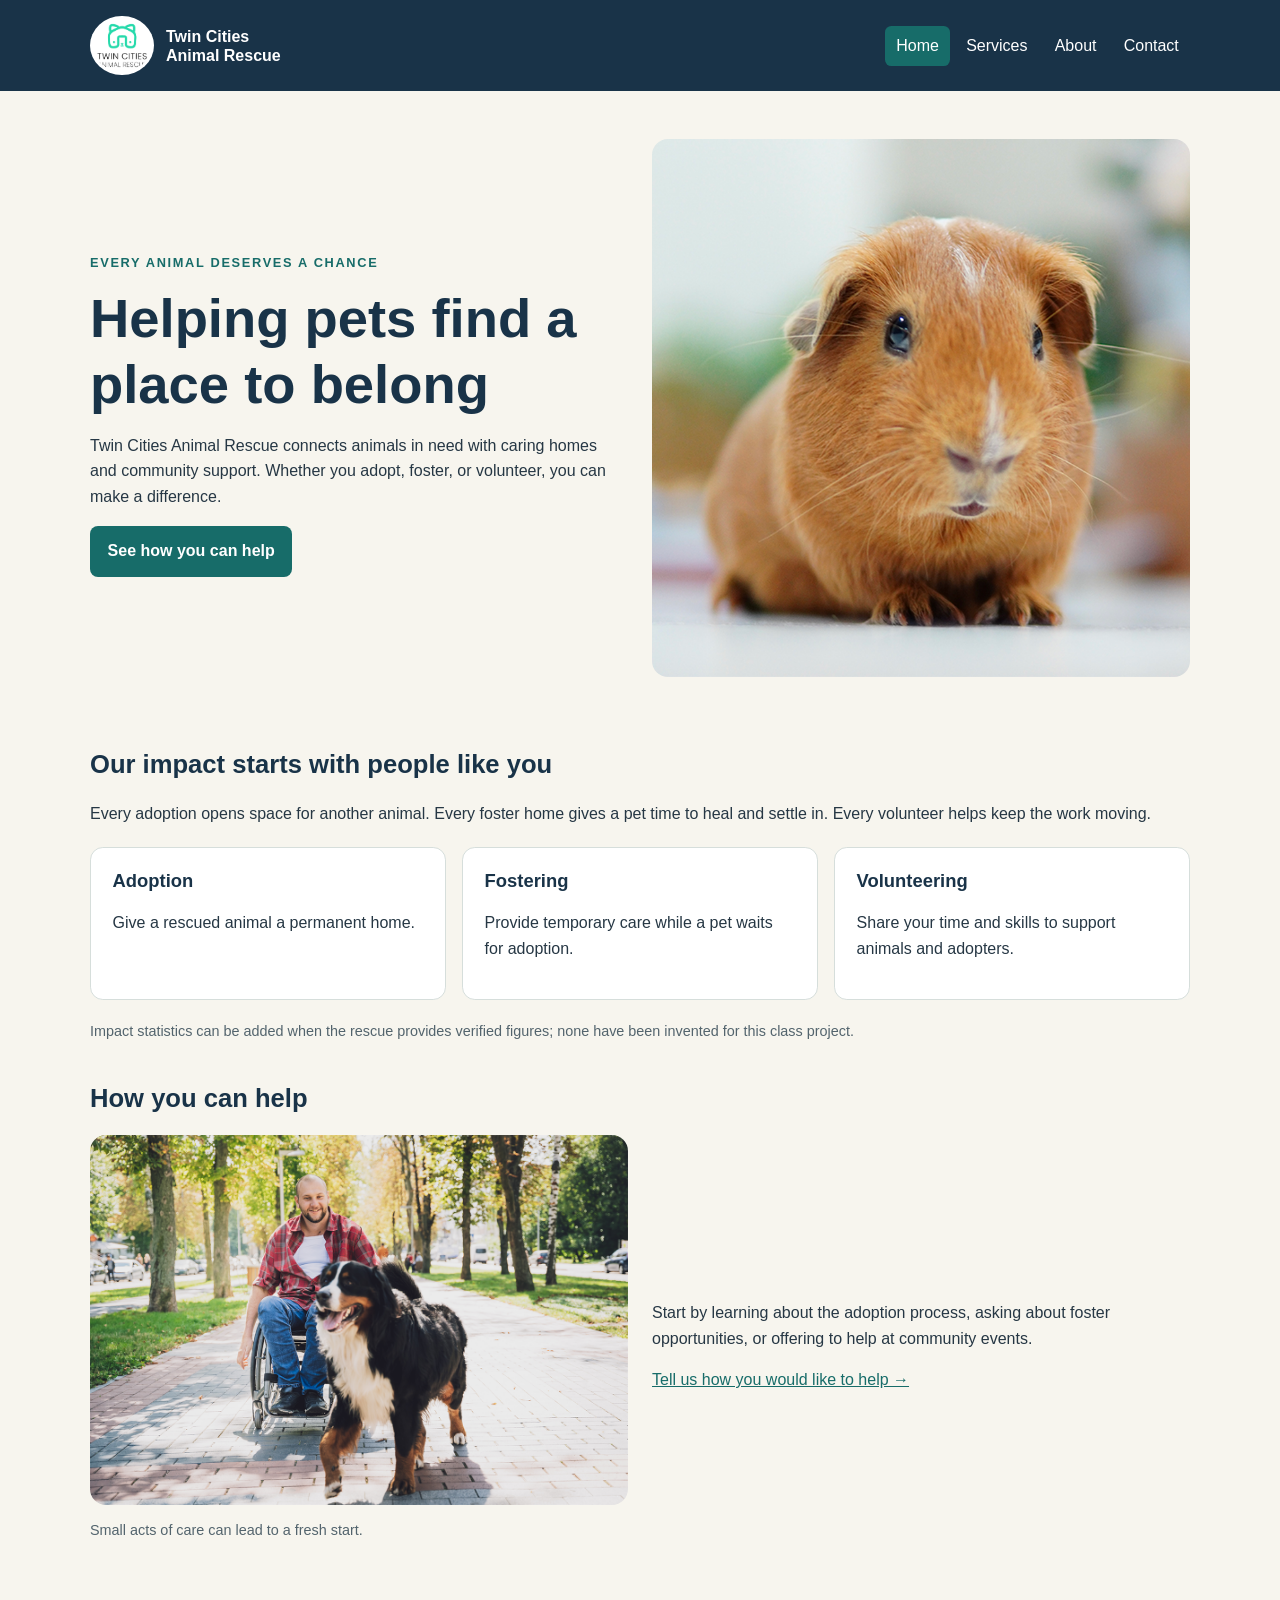
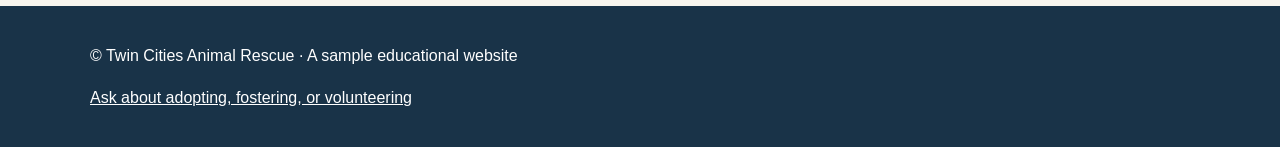
<file: index.html>
<!doctype html>
<html lang="en">
<head>
  <meta charset="utf-8">
  <meta name="viewport" content="width=device-width, initial-scale=1">
  <meta name="description" content="Learn about adoption, fostering, and volunteering with Twin Cities Animal Rescue.">
  <title>Home | Twin Cities Animal Rescue</title>
  <link rel="stylesheet" href="styles.css">
</head>
<body>
<a class="skip-link" href="#main">Skip to main content</a>
<header class="site-header"><div class="container header-inner">
<a class="brand" href="index.html"><img src="assets/rescue-logo_c.png" alt="" width="64" height="64"><span>Twin Cities<br>Animal Rescue</span></a>
<nav aria-label="Main navigation"><ul><li><a href="index.html" aria-current="page">Home</a></li>
<li><a href="services.html">Services</a></li>
<li><a href="about.html">About</a></li>
<li><a href="contact.html">Contact</a></li></ul></nav>
</div></header>
<main id="main" class="container">
<section class="hero"><div><p class="eyebrow">Every animal deserves a chance</p><h1>Helping pets find a place to belong</h1><p>Twin Cities Animal Rescue connects animals in need with caring homes and community support. Whether you adopt, foster, or volunteer, you can make a difference.</p><a class="button" href="services.html">See how you can help</a></div><img src="assets/rescue-pet_c.png" alt="Rescue pet looking toward the camera" width="700" height="520"></section>
<section aria-labelledby="impact"><h2 id="impact">Our impact starts with people like you</h2><p>Every adoption opens space for another animal. Every foster home gives a pet time to heal and settle in. Every volunteer helps keep the work moving.</p><div class="cards"><article class="card"><h3>Adoption</h3><p>Give a rescued animal a permanent home.</p></article><article class="card"><h3>Fostering</h3><p>Provide temporary care while a pet waits for adoption.</p></article><article class="card"><h3>Volunteering</h3><p>Share your time and skills to support animals and adopters.</p></article></div><p class="note">Impact statistics can be added when the rescue provides verified figures; none have been invented for this class project.</p></section>
<section aria-labelledby="help"><h2 id="help">How you can help</h2><div class="split"><figure><picture><source media="(min-width: 700px)" srcset="assets/rescue-feature-large_c.png"><img src="assets/rescue-feature-small_c.png" alt="Animal rescue community feature image" width="700" height="470"></picture><figcaption>Small acts of care can lead to a fresh start.</figcaption></figure><div><p>Start by learning about the adoption process, asking about foster opportunities, or offering to help at community events.</p><a class="text-link" href="contact.html">Tell us how you would like to help →</a></div></div></section>
</main>
<footer class="site-footer"><div class="container"><p>© Twin Cities Animal Rescue · A sample educational website</p><p><a href="contact.html">Ask about adopting, fostering, or volunteering</a></p></div></footer>
</body></html>
</file>
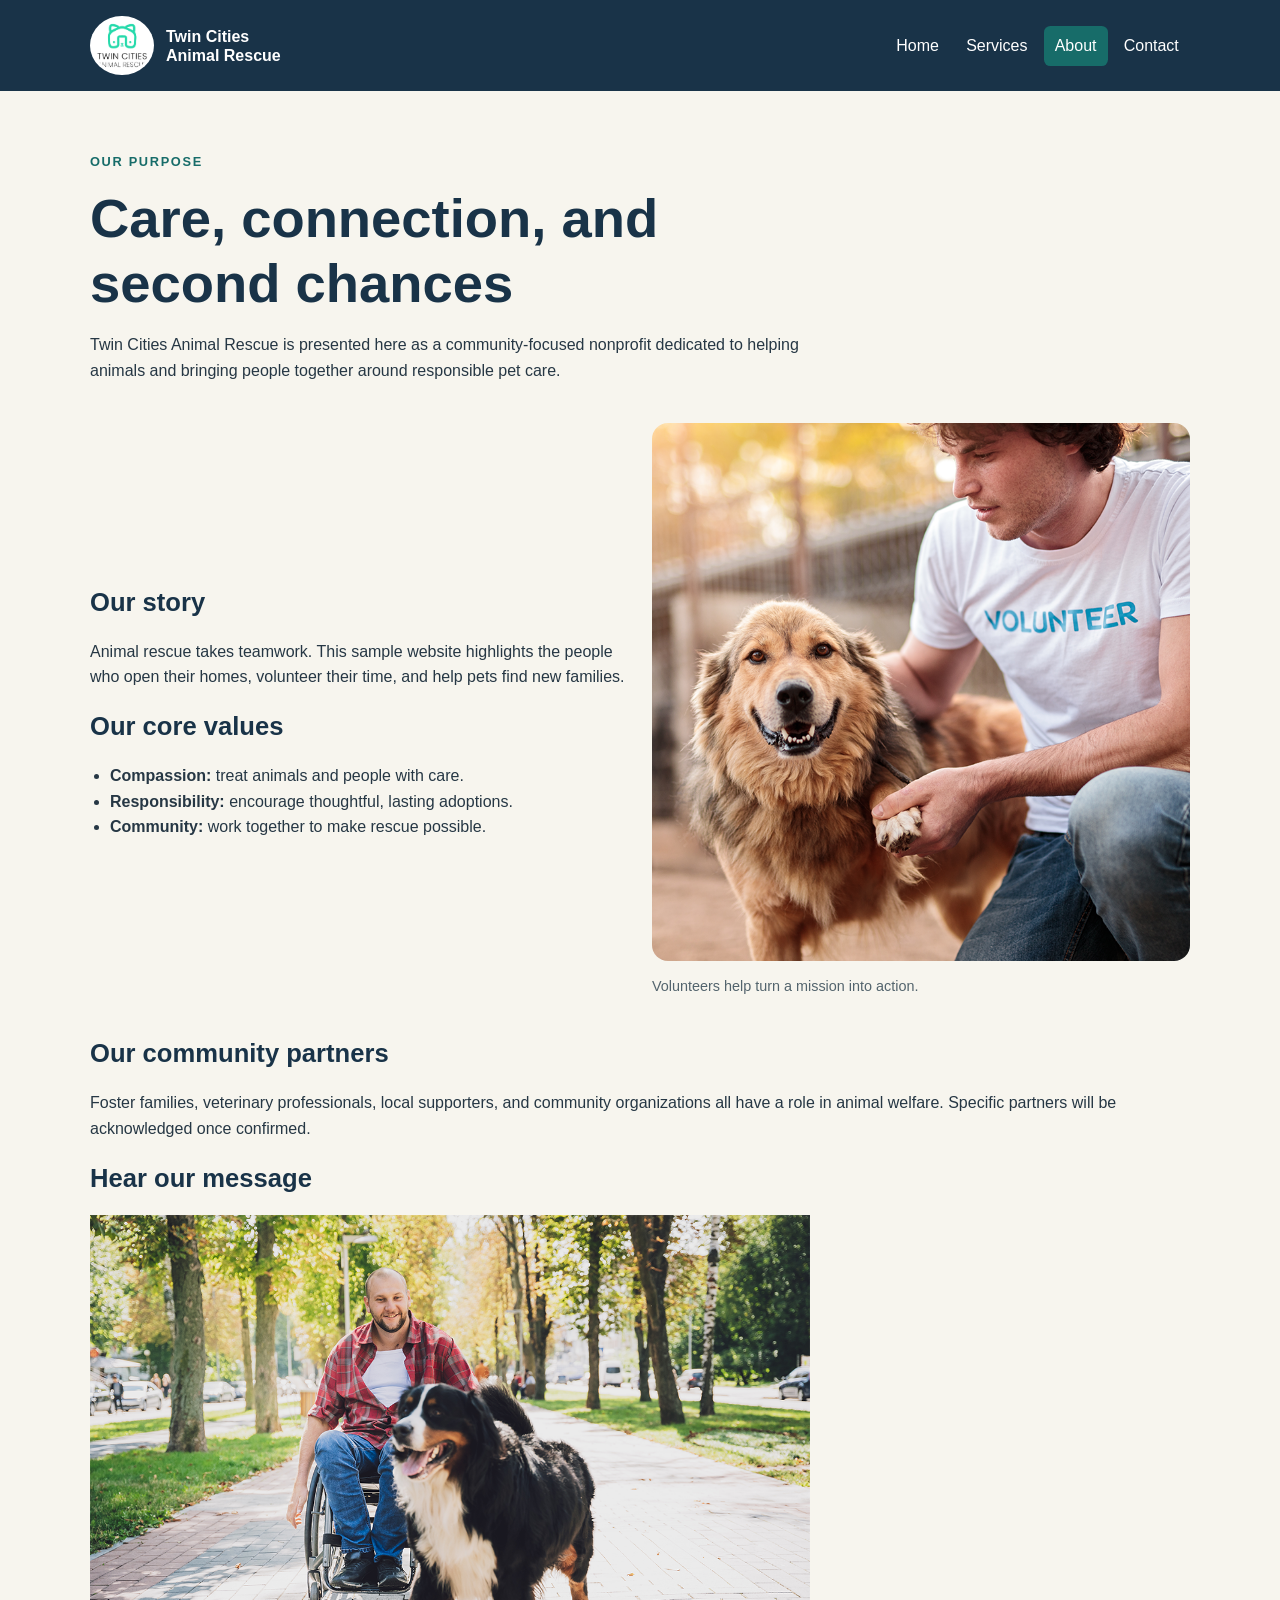
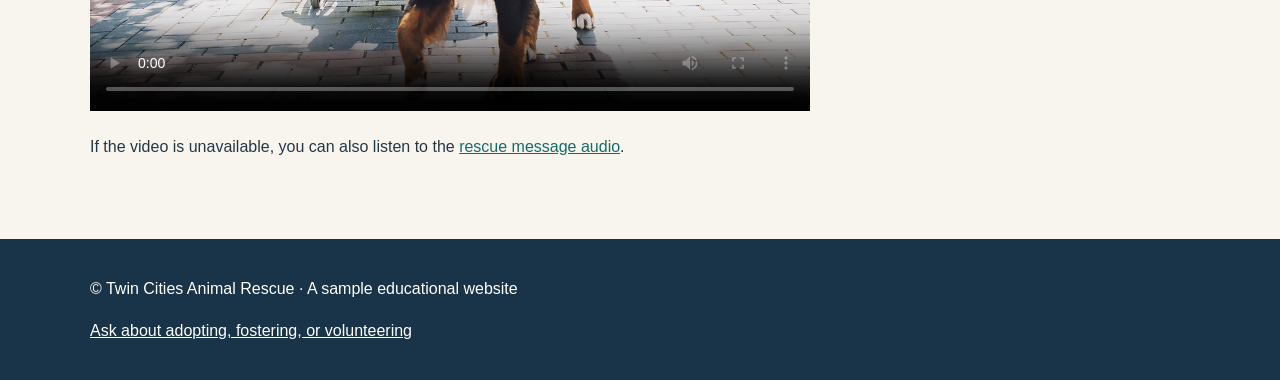
<file: about.html>
<!doctype html>
<html lang="en">
<head>
  <meta charset="utf-8">
  <meta name="viewport" content="width=device-width, initial-scale=1">
  <meta name="description" content="Learn about adoption, fostering, and volunteering with Twin Cities Animal Rescue.">
  <title>About | Twin Cities Animal Rescue</title>
  <link rel="stylesheet" href="styles.css">
</head>
<body>
<a class="skip-link" href="#main">Skip to main content</a>
<header class="site-header"><div class="container header-inner">
<a class="brand" href="index.html"><img src="assets/rescue-logo_c.png" alt="" width="64" height="64"><span>Twin Cities<br>Animal Rescue</span></a>
<nav aria-label="Main navigation"><ul><li><a href="index.html">Home</a></li>
<li><a href="services.html">Services</a></li>
<li><a href="about.html" aria-current="page">About</a></li>
<li><a href="contact.html">Contact</a></li></ul></nav>
</div></header>
<main id="main" class="container">
<section class="page-intro"><p class="eyebrow">Our purpose</p><h1>Care, connection, and second chances</h1><p>Twin Cities Animal Rescue is presented here as a community-focused nonprofit dedicated to helping animals and bringing people together around responsible pet care.</p></section>
<section class="split"><div><h2>Our story</h2><p>Animal rescue takes teamwork. This sample website highlights the people who open their homes, volunteer their time, and help pets find new families.</p><h2>Our core values</h2><ul class="readable-list"><li><strong>Compassion:</strong> treat animals and people with care.</li><li><strong>Responsibility:</strong> encourage thoughtful, lasting adoptions.</li><li><strong>Community:</strong> work together to make rescue possible.</li></ul></div><figure><img src="assets/rescue-volunteer_c.png" alt="Volunteer participating in animal rescue work" width="700" height="520"><figcaption>Volunteers help turn a mission into action.</figcaption></figure></section>
<section class="section-space"><h2>Our community partners</h2><p>Foster families, veterinary professionals, local supporters, and community organizations all have a role in animal welfare. Specific partners will be acknowledged once confirmed.</p><h2>Hear our message</h2><video controls preload="metadata" poster="assets/rescue-feature-large_c.png" width="720"><source src="assets/rescue-message_c.mp4" type="video/mp4">Your browser does not support video. You can <a href="assets/rescue-message_c.mp4">download the rescue message video</a>.</video><p>If the video is unavailable, you can also listen to the <a href="assets/rescue-message_c.mp3">rescue message audio</a>.</p></section>
</main>
<footer class="site-footer"><div class="container"><p>© Twin Cities Animal Rescue · A sample educational website</p><p><a href="contact.html">Ask about adopting, fostering, or volunteering</a></p></div></footer>
</body></html>
</file>
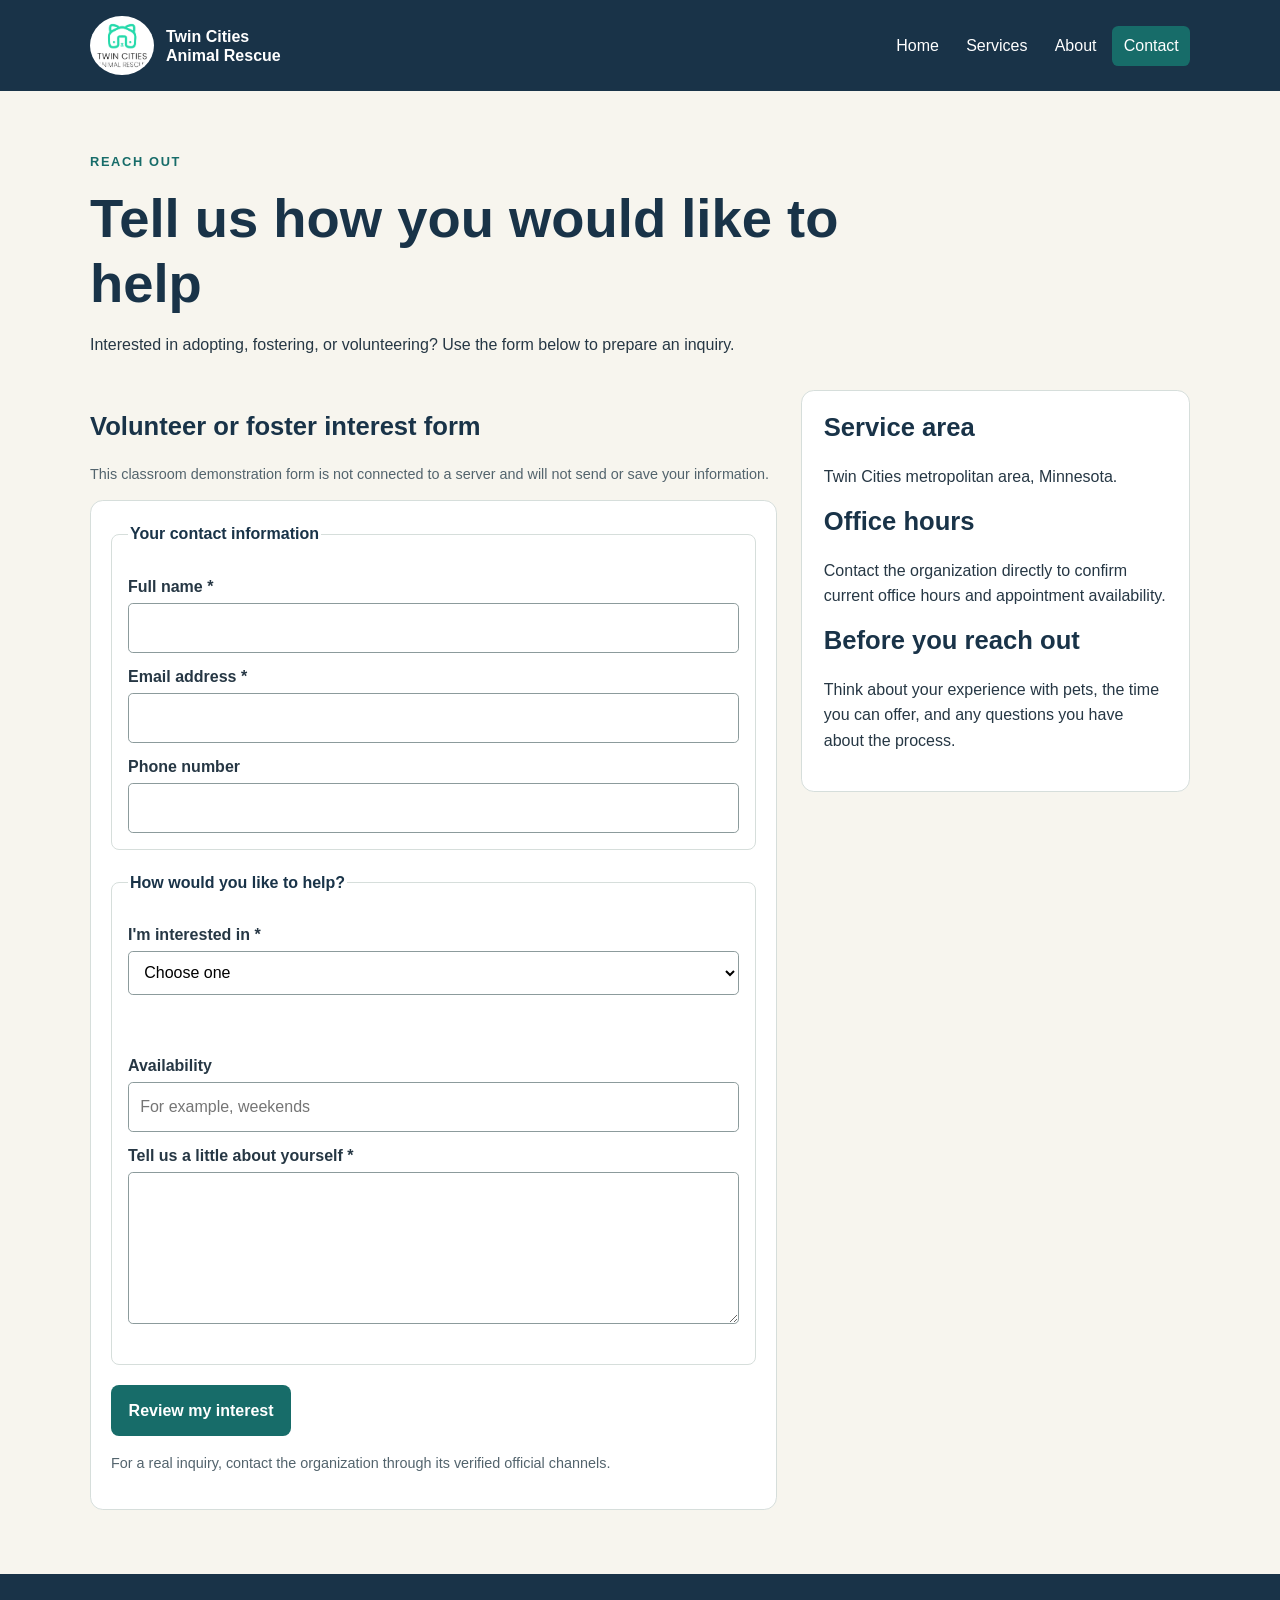
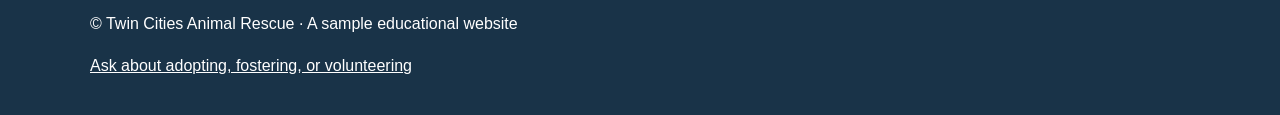
<file: contact.html>
<!doctype html>
<html lang="en">
<head>
  <meta charset="utf-8">
  <meta name="viewport" content="width=device-width, initial-scale=1">
  <meta name="description" content="Learn about adoption, fostering, and volunteering with Twin Cities Animal Rescue.">
  <title>Contact | Twin Cities Animal Rescue</title>
  <link rel="stylesheet" href="styles.css">
</head>
<body>
<a class="skip-link" href="#main">Skip to main content</a>
<header class="site-header"><div class="container header-inner">
<a class="brand" href="index.html"><img src="assets/rescue-logo_c.png" alt="" width="64" height="64"><span>Twin Cities<br>Animal Rescue</span></a>
<nav aria-label="Main navigation"><ul><li><a href="index.html">Home</a></li>
<li><a href="services.html">Services</a></li>
<li><a href="about.html">About</a></li>
<li><a href="contact.html" aria-current="page">Contact</a></li></ul></nav>
</div></header>
<main id="main" class="container">
<section class="page-intro"><p class="eyebrow">Reach out</p><h1>Tell us how you would like to help</h1><p>Interested in adopting, fostering, or volunteering? Use the form below to prepare an inquiry.</p></section>
<div class="split contact-layout"><section><h2>Volunteer or foster interest form</h2><p class="note">This classroom demonstration form is not connected to a server and will not send or save your information.</p><form action="#" method="get" id="interest-form" novalidate><fieldset><legend>Your contact information</legend><label for="fullname">Full name <span aria-hidden="true">*</span></label><input id="fullname" name="fullname" type="text" autocomplete="name" required minlength="2"><label for="email">Email address <span aria-hidden="true">*</span></label><input id="email" name="email" type="email" autocomplete="email" required><label for="phone">Phone number</label><input id="phone" name="phone" type="tel" autocomplete="tel"></fieldset><fieldset><legend>How would you like to help?</legend><label for="interest">I'm interested in <span aria-hidden="true">*</span></label><select id="interest" name="interest" required><option value="">Choose one</option><option value="adoption">Adopting</option><option value="fostering">Fostering</option><option value="volunteering">Volunteering</option></select><span class="field-error" id="interest-error" aria-live="polite"></span><span class="field-error" id="email-error" aria-live="polite"></span><span class="field-error" id="fullname-error" aria-live="polite"></span><label for="availability">Availability</label><input id="availability" name="availability" type="text" placeholder="For example, weekends"><label for="message">Tell us a little about yourself <span aria-hidden="true">*</span></label><textarea id="message" name="message" rows="5" required minlength="10"></textarea><span class="field-error" id="message-error" aria-live="polite"></span></fieldset><button type="submit">Review my interest</button><p id="form-status" role="status" aria-live="polite"></p><p class="note">For a real inquiry, contact the organization through its verified official channels.</p></form></section><aside class="card"><h2>Service area</h2><p>Twin Cities metropolitan area, Minnesota.</p><h2>Office hours</h2><p>Contact the organization directly to confirm current office hours and appointment availability.</p><h2>Before you reach out</h2><p>Think about your experience with pets, the time you can offer, and any questions you have about the process.</p></aside></div>
</main>
<footer class="site-footer"><div class="container"><p>© Twin Cities Animal Rescue · A sample educational website</p><p><a href="contact.html">Ask about adopting, fostering, or volunteering</a></p></div></footer>
<script src="script.js" defer></script>
</body></html>
</file>
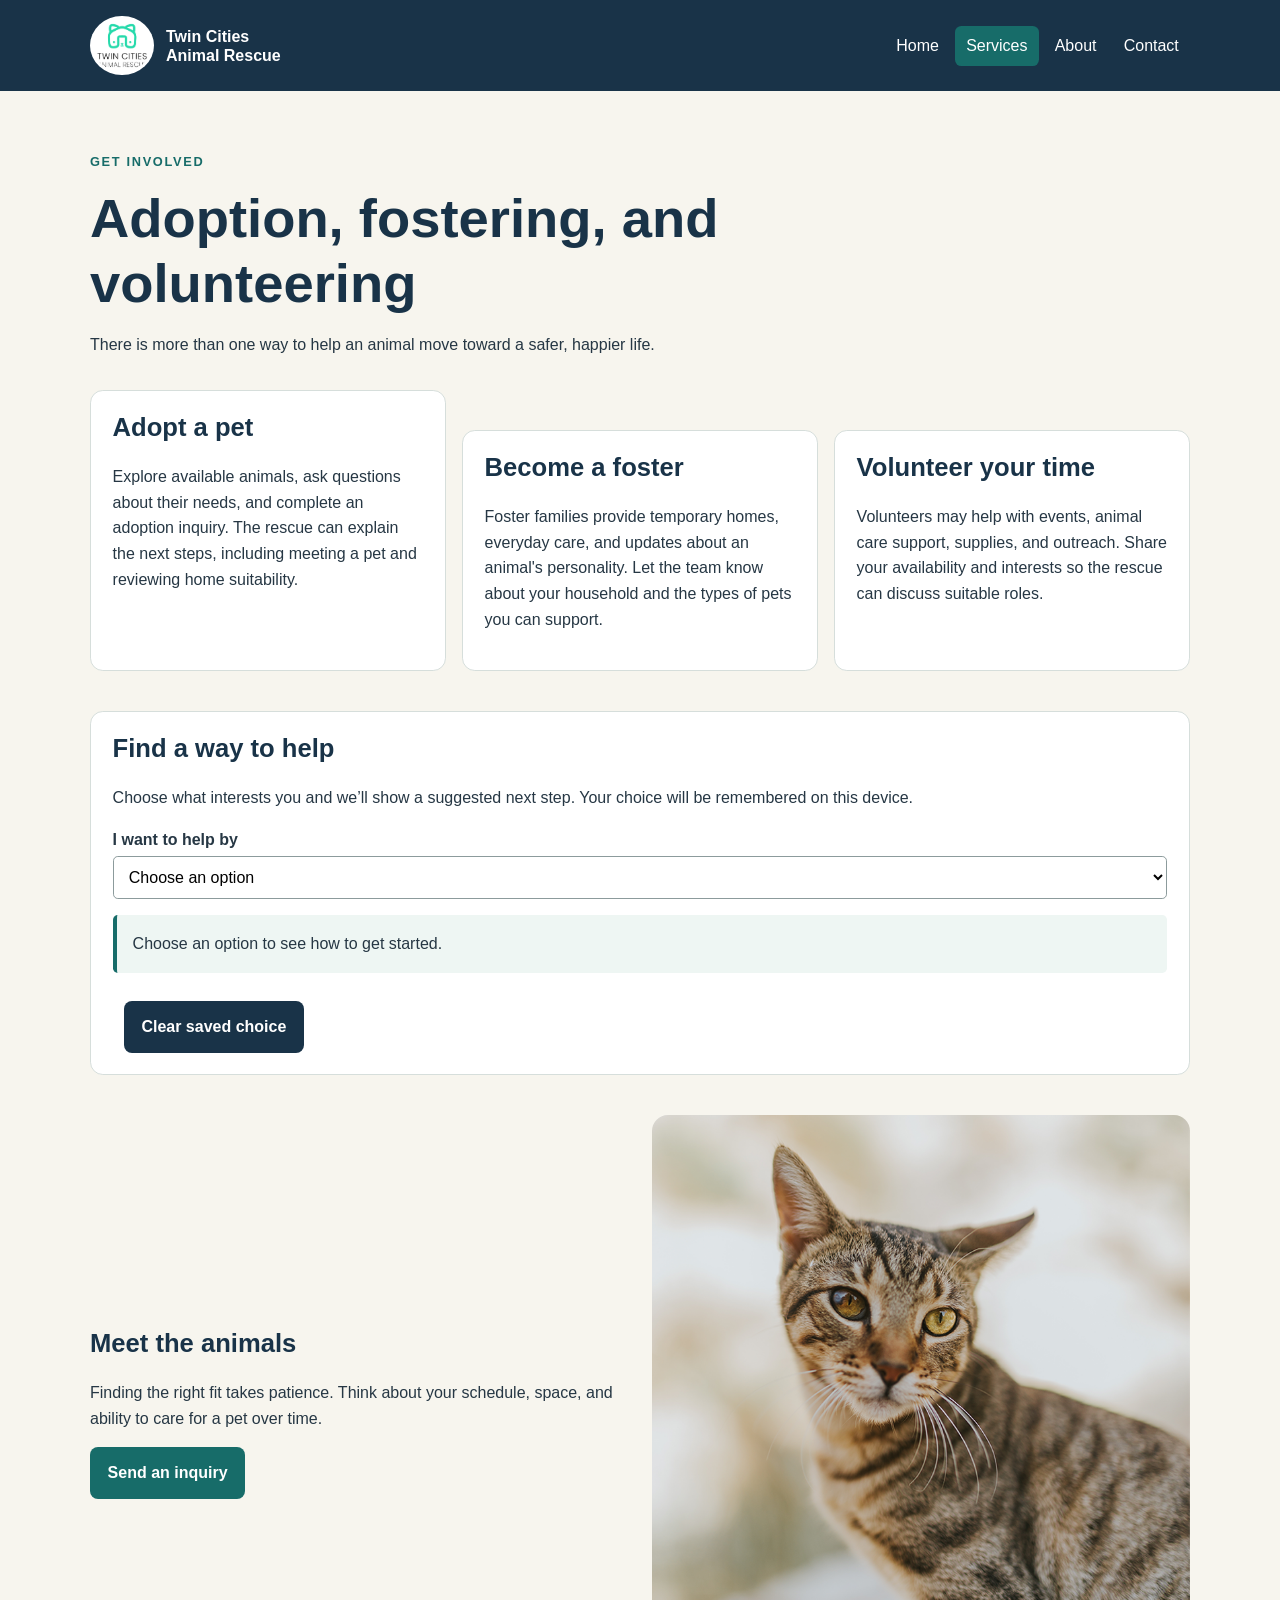
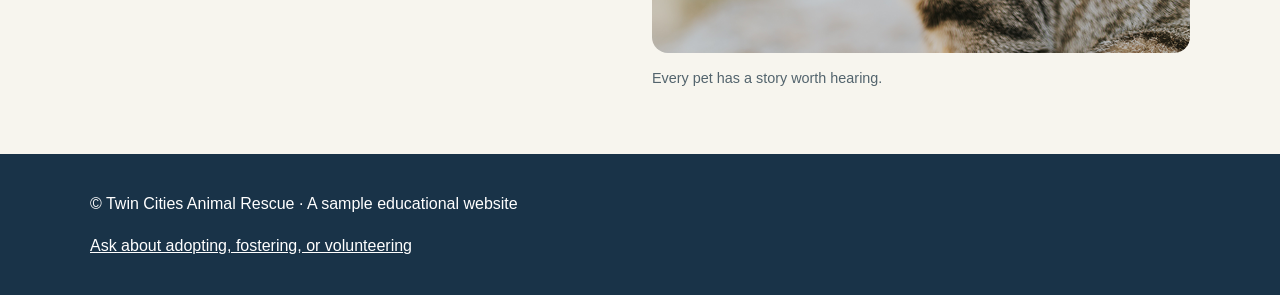
<file: services.html>
<!doctype html>
<html lang="en">
<head>
  <meta charset="utf-8">
  <meta name="viewport" content="width=device-width, initial-scale=1">
  <meta name="description" content="Learn about adoption, fostering, and volunteering with Twin Cities Animal Rescue.">
  <title>Services | Twin Cities Animal Rescue</title>
  <link rel="stylesheet" href="styles.css">
</head>
<body>
<a class="skip-link" href="#main">Skip to main content</a>
<header class="site-header"><div class="container header-inner">
<a class="brand" href="index.html"><img src="assets/rescue-logo_c.png" alt="" width="64" height="64"><span>Twin Cities<br>Animal Rescue</span></a>
<nav aria-label="Main navigation"><ul><li><a href="index.html">Home</a></li>
<li><a href="services.html" aria-current="page">Services</a></li>
<li><a href="about.html">About</a></li>
<li><a href="contact.html">Contact</a></li></ul></nav>
</div></header>
<main id="main" class="container">
<section class="page-intro"><p class="eyebrow">Get involved</p><h1>Adoption, fostering, and volunteering</h1><p>There is more than one way to help an animal move toward a safer, happier life.</p></section>
<div class="cards"><section class="card"><h2>Adopt a pet</h2><p>Explore available animals, ask questions about their needs, and complete an adoption inquiry. The rescue can explain the next steps, including meeting a pet and reviewing home suitability.</p></section><section class="card"><h2>Become a foster</h2><p>Foster families provide temporary homes, everyday care, and updates about an animal's personality. Let the team know about your household and the types of pets you can support.</p></section><section class="card"><h2>Volunteer your time</h2><p>Volunteers may help with events, animal care support, supplies, and outreach. Share your availability and interests so the rescue can discuss suitable roles.</p></section></div>
<section class="card section-space" id="interest-tool" aria-labelledby="interest-title"><h2 id="interest-title">Find a way to help</h2><p>Choose what interests you and we’ll show a suggested next step. Your choice will be remembered on this device.</p><label for="help-choice">I want to help by</label><select id="help-choice"><option value="">Choose an option</option><option value="adoption">Adopting</option><option value="fostering">Fostering</option><option value="volunteering">Volunteering</option></select><p id="help-result" class="choice-result" role="status" aria-live="polite">Choose an option to see how to get started.</p><a id="help-link" class="button" href="contact.html" hidden>Continue to interest form</a><button type="button" id="clear-choice" class="secondary-button">Clear saved choice</button></section>
<section class="split section-space"><div><h2>Meet the animals</h2><p>Finding the right fit takes patience. Think about your schedule, space, and ability to care for a pet over time.</p><a class="button" href="contact.html">Send an inquiry</a></div><figure><img src="assets/rescue-pet-spotlight_c.png" alt="Featured rescue pet" width="700" height="520"><figcaption>Every pet has a story worth hearing.</figcaption></figure></section>
</main>
<footer class="site-footer"><div class="container"><p>© Twin Cities Animal Rescue · A sample educational website</p><p><a href="contact.html">Ask about adopting, fostering, or volunteering</a></p></div></footer>
<script src="script.js" defer></script>
</body></html>
</file>
<file: styles.css>
/* Mobile-first visual system: navy, teal, warm cream, and coral accent */
:root{--navy:#193348;--teal:#176c69;--cream:#f7f5ee;--coral:#c45c47;--white:#fff;--line:#d6dedb;--text:#263744;font-family:Arial,Helvetica,sans-serif;color:var(--text);background:var(--cream)}*{box-sizing:border-box}body{margin:0;line-height:1.6}img,video{max-width:100%;height:auto}a{color:var(--teal)}a:focus-visible,button:focus-visible,input:focus-visible,select:focus-visible,textarea:focus-visible{outline:3px solid var(--coral);outline-offset:3px}.container{width:min(1100px,calc(100% - 2rem));margin-inline:auto}.skip-link{position:absolute;left:-9999px;top:0;background:var(--white);padding:.75rem}.skip-link:focus{left:1rem;z-index:5}.site-header{background:var(--navy);color:var(--white)}.header-inner{display:flex;flex-direction:column;gap:1rem;padding:1rem 0}.brand{display:flex;align-items:center;gap:.75rem;color:var(--white);text-decoration:none;font-weight:800;line-height:1.2}.brand img{object-fit:contain;background:var(--white);border-radius:50%;padding:3px}nav ul{display:flex;flex-wrap:wrap;gap:.3rem;list-style:none;padding:0;margin:0}nav a{display:block;padding:.45rem .7rem;border-radius:.4rem;color:var(--white);text-decoration:none}nav a:hover,nav a[aria-current]{background:var(--teal)}main{padding-block:2rem 3rem}h1,h2,h3{line-height:1.2;color:var(--navy)}h1{font-size:clamp(2rem,5vw,3.4rem);margin:.25rem 0 1rem}h2{font-size:1.6rem}h3{font-size:1.15rem}.eyebrow{text-transform:uppercase;letter-spacing:.13em;font-weight:700;color:var(--teal);font-size:.8rem}.hero,.split{display:flex;flex-direction:column;gap:1.5rem;align-items:start}.hero{padding-bottom:2rem}.hero img,.split img{border-radius:1rem;object-fit:cover}.hero>img{width:100%}.button,button{display:inline-block;background:var(--teal);color:var(--white);border:0;border-radius:.5rem;padding:.8rem 1.1rem;text-decoration:none;font:inherit;font-weight:700;cursor:pointer}.button:hover,button:hover{background:var(--navy)}.cards{display:flex;flex-direction:column;gap:1rem;margin:1.25rem 0}.card{background:var(--white);padding:1.35rem;border:1px solid var(--line);border-radius:.8rem;flex:1}.card h2,.card h3{margin-top:0}.note{font-size:.9rem;color:#53646d}.section-space,section+section{margin-top:2.5rem}.page-intro{max-width:760px;margin-bottom:2rem}figure{margin:0}figcaption{font-size:.9rem;color:#53646d;margin-top:.4rem}.readable-list{padding-left:1.25rem}form{background:var(--white);padding:1.25rem;border:1px solid var(--line);border-radius:.8rem}fieldset{border:1px solid var(--line);border-radius:.5rem;margin:0 0 1.25rem;padding:1rem}legend{font-weight:700;color:var(--navy)}label{display:block;font-weight:600;margin:.7rem 0 .2rem}input,select,textarea{width:100%;padding:.7rem;font:inherit;border:1px solid #8c9b9c;border-radius:.3rem;background:var(--white)}.site-footer{background:var(--navy);color:var(--white);padding:1.3rem 0}.site-footer a{color:var(--white)}@media(min-width:720px){.header-inner{flex-direction:row;align-items:center;justify-content:space-between}.hero,.split{flex-direction:row;align-items:center}.hero>*,.split>*{flex:1;min-width:0}.cards{flex-direction:row}.contact-layout{align-items:start}.contact-layout>section{flex:2}.contact-layout>aside{flex:1}main{padding-block:3rem 4rem}}@media(prefers-reduced-motion:no-preference){a,button{transition:background-color .15s ease}}

/* Touchstone 4: interactive feature and inline form feedback */
.choice-result{background:#eef6f3;border-left:4px solid var(--teal);padding:1rem;border-radius:.3rem}.field-error{display:block;min-height:1.1em;color:#a52f23;font-size:.9rem;font-weight:600}input[aria-invalid="true"],select[aria-invalid="true"],textarea[aria-invalid="true"]{border:2px solid #a52f23}.secondary-button{background:var(--navy);margin:.8rem 0 0 .7rem}#form-status{font-weight:700}#help-link[hidden]{display:none}
</file>
